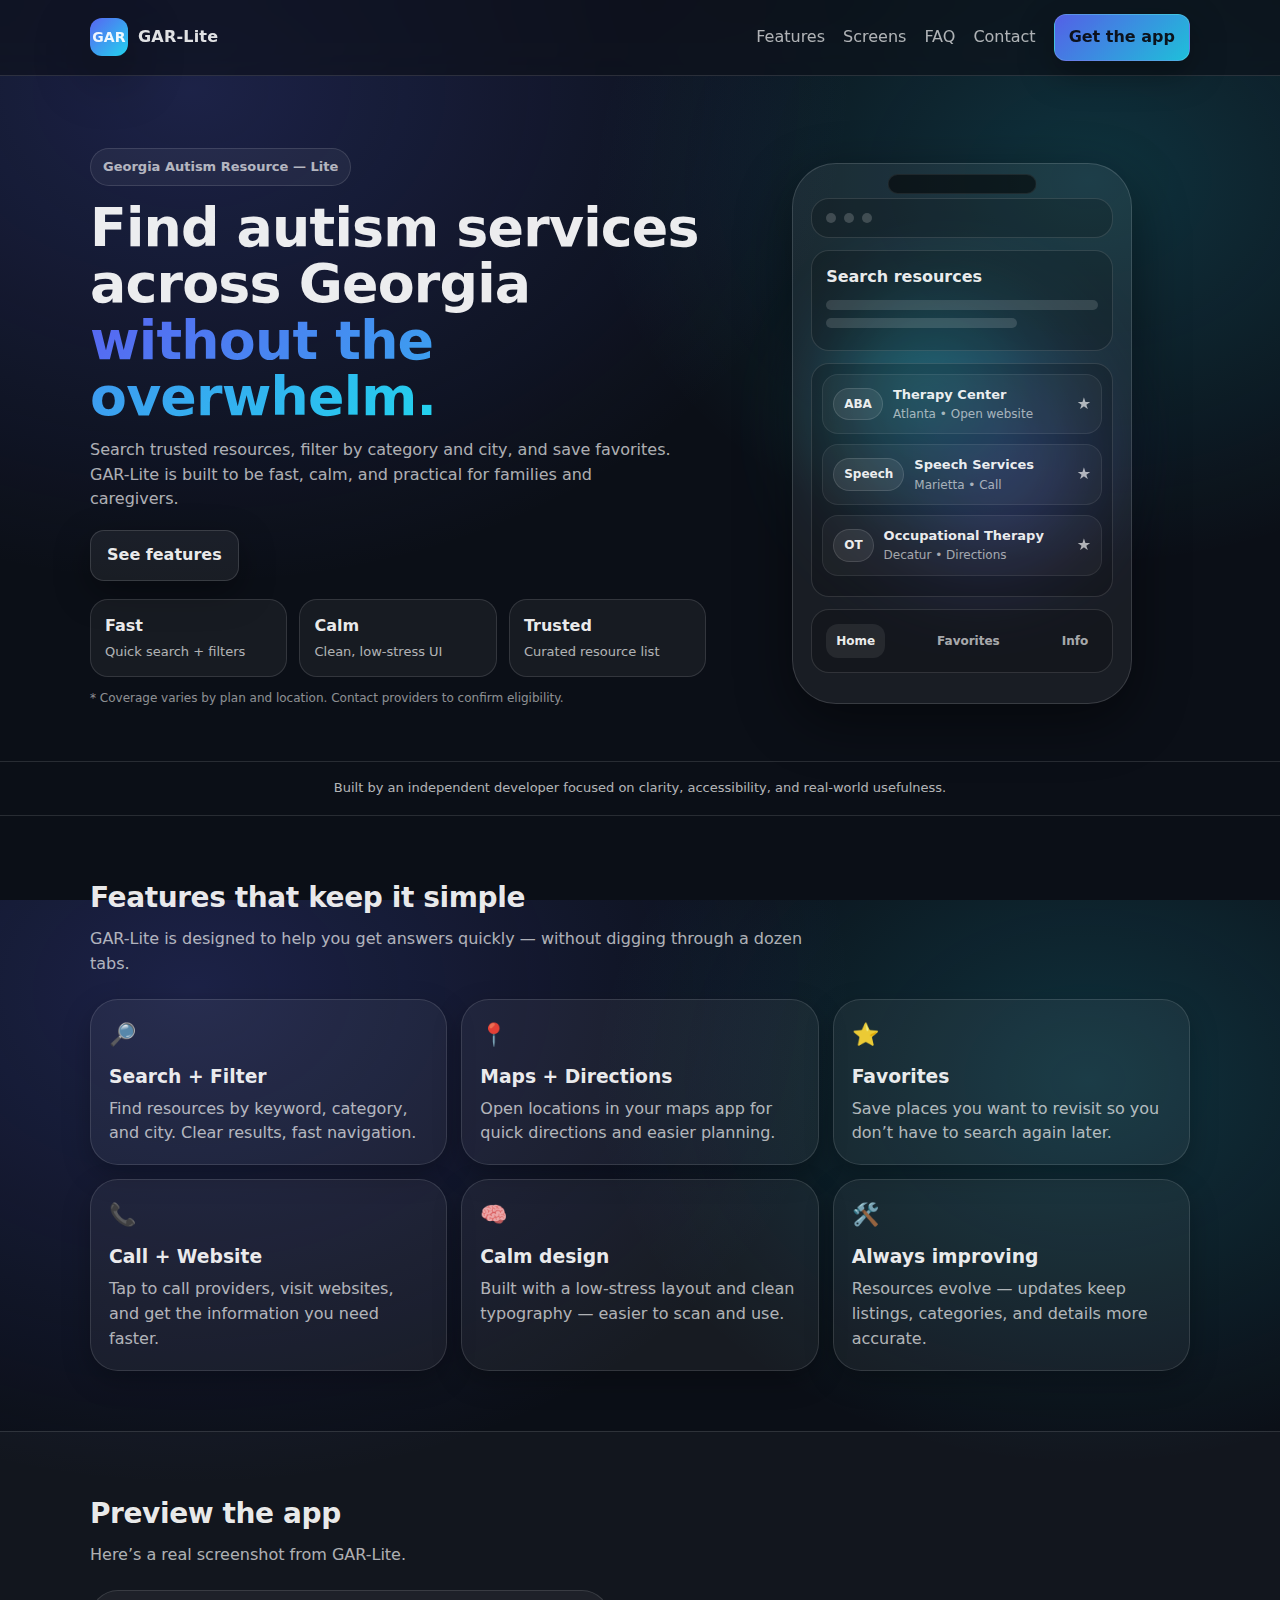
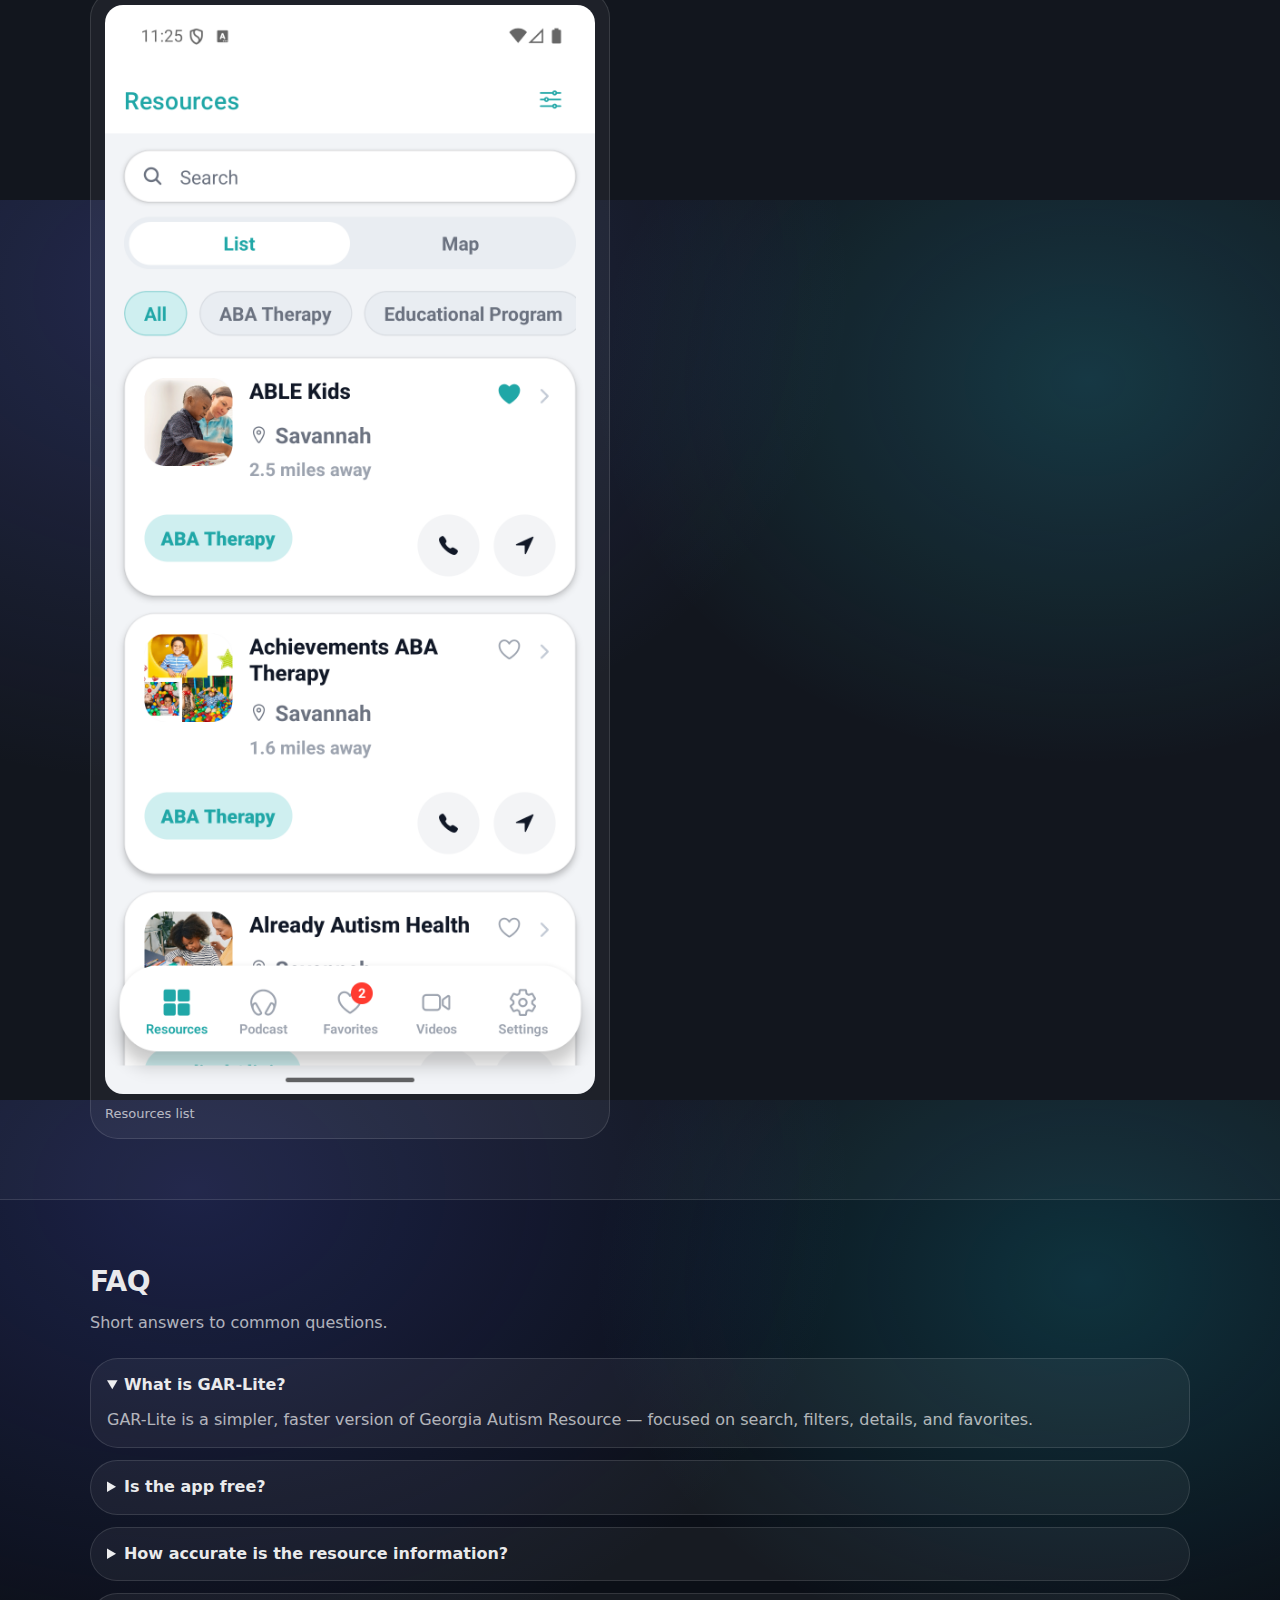
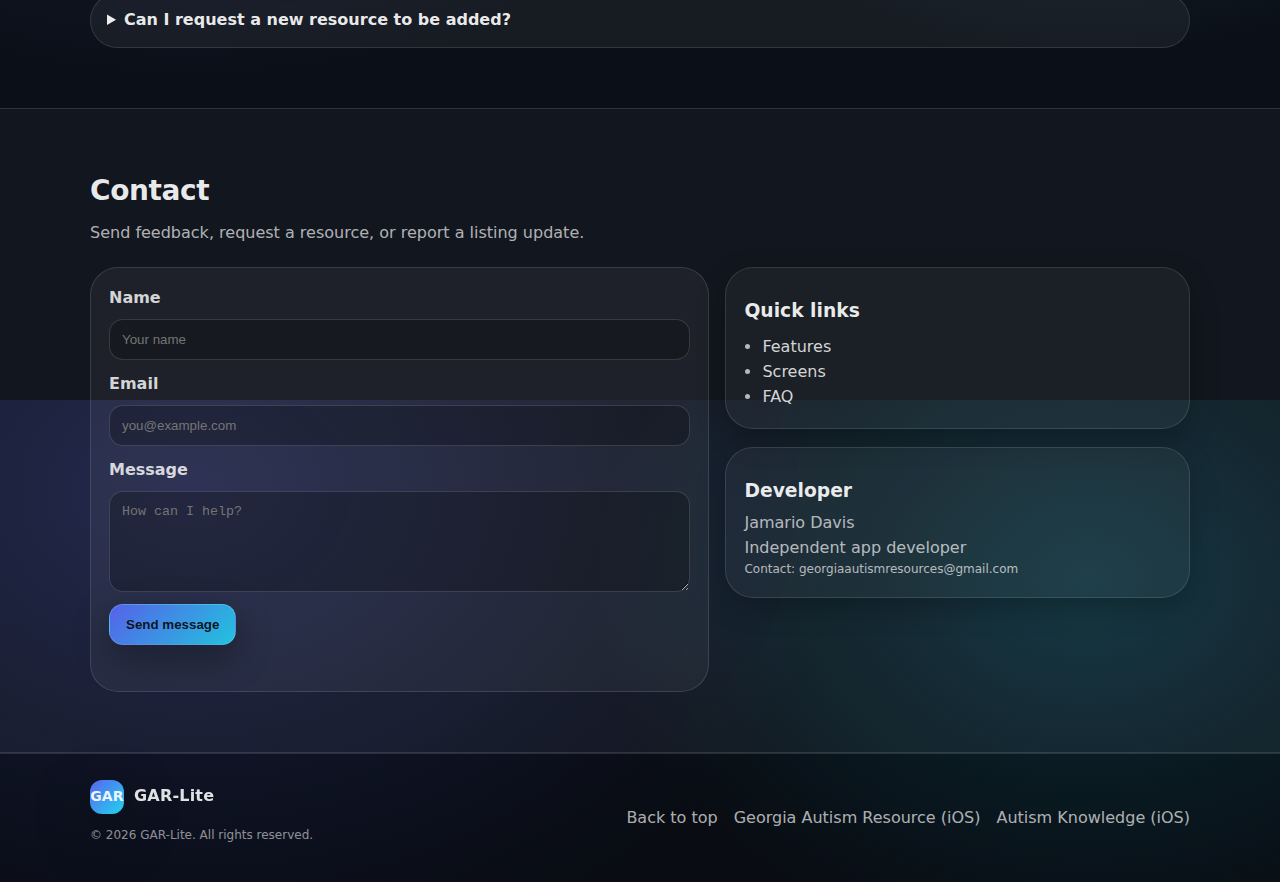
<file: index.html>
<!doctype html>
<html lang="en">
	<head>
		<meta charset="UTF-8" />
		<meta name="viewport" content="width=device-width, initial-scale=1" />
		<title>GAR-Lite — Georgia Autism Resources</title>
		<meta
			name="description"
			content="GAR-Lite helps families find autism services across Georgia faster — search, filter, and save trusted resources in one simple app."
		/>

		<meta property="og:title" content="GAR-Lite — Georgia Autism Resources" />
		<meta
			property="og:description"
			content="Search, filter, and save autism resources across Georgia."
		/>
		<meta property="og:type" content="website" />

		<link rel="icon" href="assets/favicon.ico?v=2" sizes="any" />
		<link
			rel="icon"
			type="image/png"
			href="assets/favicon-32x32.png?v=2"
			sizes="32x32"
		/>
		<link
			rel="icon"
			type="image/png"
			href="assets/favicon-16x16.png?v=2"
			sizes="16x16"
		/>
		<link rel="apple-touch-icon" href="assets/apple-touch-icon.png" />

		<link rel="stylesheet" href="styles.css" />
	</head>

	<body>
		<!-- Top Nav -->
		<header class="nav">
			<div class="container nav__inner">
				<a class="brand" href="#top" aria-label="GAR-Lite Home">
					<span class="brand__mark" aria-hidden="true">GAR</span>
					<span class="brand__text">GAR-Lite</span>
				</a>

				<nav class="nav__links" id="navLinks">
					<a href="#features">Features</a>
					<a href="#screens">Screens</a>
					<a href="#faq">FAQ</a>
					<a href="#contact">Contact</a>
					<a class="btn btn--small" href="#download">Get the app</a>
				</nav>

				<button
					class="nav__burger"
					id="burger"
					aria-label="Open menu"
					aria-expanded="false"
				>
					<span></span><span></span><span></span>
				</button>
			</div>
		</header>

		<!-- Hero -->
		<main id="top">
			<section class="hero">
				<div class="container hero__grid">
					<div class="hero__copy">
						<p class="pill">Georgia Autism Resource — Lite</p>
						<h1>
							Find autism services across Georgia
							<span class="grad">without the overwhelm.</span>
						</h1>

						<p class="subhead">
							Search trusted resources, filter by category and city, and save
							favorites. GAR-Lite is built to be fast, calm, and practical for
							families and caregivers.
						</p>

						<div class="hero__cta" id="download">
							<a class="btn btn--ghost" href="#features">See features</a>
						</div>

						<div class="hero__meta">
							<div class="meta">
								<div class="meta__num">Fast</div>
								<div class="meta__label">Quick search + filters</div>
							</div>
							<div class="meta">
								<div class="meta__num">Calm</div>
								<div class="meta__label">Clean, low-stress UI</div>
							</div>
							<div class="meta">
								<div class="meta__num">Trusted</div>
								<div class="meta__label">Curated resource list</div>
							</div>
						</div>

						<p class="fineprint">
							* Coverage varies by plan and location. Contact providers to
							confirm eligibility.
						</p>
					</div>

					<div class="hero__visual">
						<div class="phone phone--one">
							<div class="phone__notch" aria-hidden="true"></div>
							<div class="phone__screen">
								<div class="mock mock--header">
									<div class="dot"></div>
									<div class="dot"></div>
									<div class="dot"></div>
								</div>

								<div class="mock mock--card">
									<div class="mock__title">Search resources</div>
									<div class="mock__line"></div>
									<div class="mock__line short"></div>
								</div>

								<div class="mock mock--list">
									<div class="row">
										<div class="badge">ABA</div>
										<div class="row__text">
											<div class="row__name">Therapy Center</div>
											<div class="row__sub">Atlanta • Open website</div>
										</div>
										<div class="star" aria-hidden="true">★</div>
									</div>
									<div class="row">
										<div class="badge">Speech</div>
										<div class="row__text">
											<div class="row__name">Speech Services</div>
											<div class="row__sub">Marietta • Call</div>
										</div>
										<div class="star" aria-hidden="true">★</div>
									</div>
									<div class="row">
										<div class="badge">OT</div>
										<div class="row__text">
											<div class="row__name">Occupational Therapy</div>
											<div class="row__sub">Decatur • Directions</div>
										</div>
										<div class="star" aria-hidden="true">★</div>
									</div>
								</div>

								<div class="mock mock--footer">
									<span class="tab tab--active">Home</span>
									<span class="tab">Favorites</span>
									<span class="tab">Info</span>
								</div>
							</div>
						</div>

						<div class="glow" aria-hidden="true"></div>
					</div>
				</div>
			</section>

			<section class="strip">
				<div class="container strip__inner">
					<p class="strip__text">
						Built by an independent developer focused on clarity, accessibility,
						and real-world usefulness.
					</p>
				</div>
			</section>

			<section class="section" id="features">
				<div class="container">
					<div class="section__head">
						<h2>Features that keep it simple</h2>
						<p>
							GAR-Lite is designed to help you get answers quickly — without
							digging through a dozen tabs.
						</p>
					</div>

					<div class="grid3">
						<article class="card">
							<div class="icon">🔎</div>
							<h3>Search + Filter</h3>
							<p>
								Find resources by keyword, category, and city. Clear results,
								fast navigation.
							</p>
						</article>

						<article class="card">
							<div class="icon">📍</div>
							<h3>Maps + Directions</h3>
							<p>
								Open locations in your maps app for quick directions and easier
								planning.
							</p>
						</article>

						<article class="card">
							<div class="icon">⭐</div>
							<h3>Favorites</h3>
							<p>
								Save places you want to revisit so you don’t have to search
								again later.
							</p>
						</article>

						<article class="card">
							<div class="icon">📞</div>
							<h3>Call + Website</h3>
							<p>
								Tap to call providers, visit websites, and get the information
								you need faster.
							</p>
						</article>

						<article class="card">
							<div class="icon">🧠</div>
							<h3>Calm design</h3>
							<p>
								Built with a low-stress layout and clean typography — easier to
								scan and use.
							</p>
						</article>

						<article class="card">
							<div class="icon">🛠️</div>
							<h3>Always improving</h3>
							<p>
								Resources evolve — updates keep listings, categories, and
								details more accurate.
							</p>
						</article>
					</div>
				</div>
			</section>

			<section class="section section--alt" id="screens">
				<div class="container">
					<div class="section__head">
						<h2>Preview the app</h2>
						<p>Here’s a real screenshot from GAR-Lite.</p>
					</div>

					<div class="shots shots--single">
						<figure class="shot">
							<img src="assets/img1.png" alt="GAR-Lite Resources screen" />
							<figcaption>Resources list</figcaption>
						</figure>
					</div>
				</div>
			</section>

			<section class="section" id="faq">
				<div class="container">
					<div class="section__head">
						<h2>FAQ</h2>
						<p>Short answers to common questions.</p>
					</div>

					<div class="faq">
						<details class="faq__item" open>
							<summary>What is GAR-Lite?</summary>
							<p>
								GAR-Lite is a simpler, faster version of Georgia Autism Resource
								— focused on search, filters, details, and favorites.
							</p>
						</details>

						<details class="faq__item">
							<summary>Is the app free?</summary>
							<p>Yes.</p>
						</details>

						<details class="faq__item">
							<summary>How accurate is the resource information?</summary>
							<p>
								Listings are curated and updated over time, but providers can
								change. Always confirm hours, availability, and coverage
								directly with the provider.
							</p>
						</details>

						<details class="faq__item">
							<summary>Can I request a new resource to be added?</summary>
							<p>Yes — use the contact form below.</p>
						</details>
					</div>
				</div>
			</section>

			<section class="section section--alt" id="contact">
				<div class="container">
					<div class="section__head">
						<h2>Contact</h2>
						<p>
							Send feedback, request a resource, or report a listing update.
						</p>
					</div>

					<div class="contact">
						<form class="form" id="contactForm">
							<label>
								Name
								<input
									type="text"
									name="name"
									placeholder="Your name"
									required
								/>
							</label>

							<label>
								Email
								<input
									type="email"
									name="email"
									placeholder="you@example.com"
									required
								/>
							</label>

							<label>
								Message
								<textarea
									name="message"
									rows="5"
									placeholder="How can I help?"
									required
								></textarea>
							</label>

							<button class="btn" type="submit">Send message</button>
							<p class="form__note" id="formNote" aria-live="polite"></p>
						</form>

						<aside class="contact__side">
							<div class="card card--soft">
								<h3>Quick links</h3>
								<ul class="list">
									<li><a href="#features">Features</a></li>
									<li><a href="#screens">Screens</a></li>
									<li><a href="#faq">FAQ</a></li>
								</ul>
							</div>

							<div class="card card--soft">
								<h3>Developer</h3>
								<p>
									Jamario Davis<br />
									Independent app developer
								</p>
								<p class="fineprint">
									Contact: georgiaautismresources@gmail.com
								</p>
							</div>
						</aside>
					</div>
				</div>
			</section>

			<footer class="footer">
				<div class="container footer__inner">
					<div>
						<div class="brand brand--footer">
							<span class="brand__mark" aria-hidden="true">GAR</span>
							<span class="brand__text">GAR-Lite</span>
						</div>
						<p class="fineprint">
							© <span id="year"></span> GAR-Lite. All rights reserved.
						</p>
					</div>

					<div class="footer__links">
						<a href="#top">Back to top</a>
						<a
							href="https://apps.apple.com/us/app/georgiaautismresource/id6520382558"
							target="_blank"
							rel="noopener noreferrer"
						>
							Georgia Autism Resource (iOS)
						</a>
						<a
							href="https://apps.apple.com/us/app/autism-knowledge/id1412921028"
							target="_blank"
							rel="noopener noreferrer"
						>
							Autism Knowledge (iOS)
						</a>
					</div>
				</div>
			</footer>
		</main>

		<script src="script.js"></script>
	</body>
</html>
</file>
<file: styles.css>
:root {
	--bg: #0b0f17;
	--panel: rgba(255, 255, 255, 0.06);
	--panel2: rgba(255, 255, 255, 0.08);
	--text: rgba(255, 255, 255, 0.92);
	--muted: rgba(255, 255, 255, 0.68);
	--line: rgba(255, 255, 255, 0.12);
	--shadow: 0 18px 55px rgba(0, 0, 0, 0.45);
	--radius: 18px;
	--radius-lg: 28px;
	--max: 1100px;
}

* {
	box-sizing: border-box;
}
html,
body {
	height: 100%;
}
body {
	margin: 0;
	font-family:
		ui-sans-serif,
		system-ui,
		-apple-system,
		Segoe UI,
		Roboto,
		Helvetica,
		Arial;
	background:
		radial-gradient(
			1200px 900px at 15% 10%,
			rgba(88, 101, 242, 0.22),
			transparent 55%
		),
		radial-gradient(
			900px 700px at 85% 20%,
			rgba(34, 211, 238, 0.18),
			transparent 55%
		),
		var(--bg);
	color: var(--text);
	line-height: 1.55;
}

a {
	color: inherit;
	text-decoration: none;
}
img {
	max-width: 100%;
	display: block;
	border-radius: 18px;
}
.container {
	width: min(var(--max), calc(100% - 40px));
	margin: 0 auto;
}

.nav {
	position: sticky;
	top: 0;
	z-index: 20;
	backdrop-filter: blur(14px);
	background: rgba(11, 15, 23, 0.6);
	border-bottom: 1px solid var(--line);
}

.nav__inner {
	display: flex;
	align-items: center;
	justify-content: space-between;
	padding: 14px 0;
	gap: 16px;
}

.brand {
	display: inline-flex;
	align-items: center;
	gap: 10px;
	font-weight: 800;
	letter-spacing: 0.2px;
}

.brand__mark {
	display: grid;
	place-items: center;
	width: 38px;
	height: 38px;
	border-radius: 12px;
	background: linear-gradient(
		135deg,
		rgba(88, 101, 242, 1),
		rgba(34, 211, 238, 1)
	);
	box-shadow: var(--shadow);
	font-size: 14px;
}

.brand__text {
	font-size: 16px;
	opacity: 0.95;
}

.nav__links {
	display: flex;
	align-items: center;
	gap: 18px;
	color: var(--muted);
}

.nav__links a:hover {
	color: var(--text);
}

.nav__burger {
	display: none;
	width: 44px;
	height: 44px;
	border-radius: 14px;
	border: 1px solid var(--line);
	background: rgba(255, 255, 255, 0.05);
	cursor: pointer;
}
.nav__burger span {
	display: block;
	height: 2px;
	margin: 7px 10px;
	background: rgba(255, 255, 255, 0.8);
	border-radius: 2px;
}

.btn {
	display: inline-flex;
	align-items: center;
	justify-content: center;
	gap: 10px;
	padding: 12px 16px;
	border-radius: 14px;
	border: 1px solid rgba(255, 255, 255, 0.14);
	background: linear-gradient(
		135deg,
		rgba(88, 101, 242, 0.95),
		rgba(34, 211, 238, 0.9)
	);
	color: rgba(10, 12, 18, 0.95);
	font-weight: 800;
	box-shadow: 0 12px 35px rgba(0, 0, 0, 0.35);
	transition:
		transform 180ms ease,
		filter 180ms ease;
}
.btn:hover {
	transform: translateY(-1px);
	filter: brightness(1.05);
}
.btn:active {
	transform: translateY(0px);
}

.btn--ghost {
	background: rgba(255, 255, 255, 0.06);
	color: var(--text);
}

.btn--small {
	padding: 10px 14px;
	border-radius: 12px;
}

.hero {
	padding: 72px 0 42px;
}
.hero__grid {
	display: grid;
	grid-template-columns: 1.15fr 0.85fr;
	gap: 28px;
	align-items: center;
}

.pill {
	display: inline-flex;
	padding: 8px 12px;
	border-radius: 999px;
	border: 1px solid var(--line);
	background: rgba(255, 255, 255, 0.05);
	color: var(--muted);
	font-weight: 650;
	font-size: 13px;
	margin: 0 0 14px;
}

h1 {
	margin: 0 0 12px;
	font-size: clamp(34px, 4.2vw, 54px);
	line-height: 1.05;
	letter-spacing: -0.8px;
}
.grad {
	background: linear-gradient(
		135deg,
		rgba(88, 101, 242, 1),
		rgba(34, 211, 238, 1)
	);
	-webkit-background-clip: text;
	background-clip: text;
	color: transparent;
}

.subhead {
	margin: 0 0 18px;
	color: var(--muted);
	font-size: 16px;
	max-width: 58ch;
}

.hero__cta {
	display: flex;
	gap: 12px;
	flex-wrap: wrap;
	margin: 16px 0 16px;
}

.hero__meta {
	display: grid;
	grid-template-columns: repeat(3, minmax(0, 1fr));
	gap: 12px;
	margin-top: 18px;
}

.meta {
	padding: 14px;
	border-radius: var(--radius);
	border: 1px solid var(--line);
	background: rgba(255, 255, 255, 0.05);
}
.meta__num {
	font-weight: 900;
	font-size: 16px;
	margin-bottom: 3px;
}
.meta__label {
	color: var(--muted);
	font-size: 13px;
}

.fineprint {
	color: rgba(255, 255, 255, 0.55);
	font-size: 12px;
	margin-top: 12px;
}

.hero__visual {
	position: relative;
	display: grid;
	place-items: center;
}
.glow {
	position: absolute;
	width: 280px;
	height: 280px;
	border-radius: 999px;
	filter: blur(45px);
	opacity: 0.55;
	background:
		radial-gradient(
			circle at 30% 30%,
			rgba(34, 211, 238, 0.8),
			transparent 60%
		),
		radial-gradient(circle at 70% 70%, rgba(88, 101, 242, 0.8), transparent 60%);
	z-index: 0;
}

.phone {
	width: min(340px, 86vw);
	border-radius: 44px;
	border: 1px solid rgba(255, 255, 255, 0.14);
	background: rgba(255, 255, 255, 0.06);
	box-shadow: var(--shadow);
	position: relative;
	z-index: 1;
	overflow: hidden;
}
.phone__notch {
	position: absolute;
	left: 50%;
	transform: translateX(-50%);
	top: 10px;
	width: 44%;
	height: 20px;
	background: rgba(0, 0, 0, 0.55);
	border-radius: 999px;
	border: 1px solid rgba(255, 255, 255, 0.08);
}
.phone__screen {
	padding: 18px;
	padding-top: 34px;
}

.mock {
	border: 1px solid rgba(255, 255, 255, 0.12);
	background: rgba(0, 0, 0, 0.18);
	border-radius: 18px;
	padding: 14px;
	margin-bottom: 12px;
}
.mock--header {
	display: flex;
	gap: 8px;
	justify-content: flex-start;
}
.dot {
	width: 10px;
	height: 10px;
	border-radius: 999px;
	background: rgba(255, 255, 255, 0.18);
}
.mock__title {
	font-weight: 900;
	margin-bottom: 10px;
}
.mock__line {
	height: 10px;
	border-radius: 999px;
	background: rgba(255, 255, 255, 0.14);
	margin-bottom: 8px;
}
.mock__line.short {
	width: 70%;
}

.mock--list {
	padding: 10px;
}
.row {
	display: flex;
	align-items: center;
	gap: 10px;
	padding: 10px;
	border-radius: 16px;
	border: 1px solid rgba(255, 255, 255, 0.08);
	background: rgba(255, 255, 255, 0.04);
	margin-bottom: 10px;
}
.badge {
	font-weight: 900;
	font-size: 12px;
	padding: 6px 10px;
	border-radius: 999px;
	background: rgba(255, 255, 255, 0.08);
	border: 1px solid rgba(255, 255, 255, 0.12);
}
.row__text {
	flex: 1;
}
.row__name {
	font-weight: 850;
	font-size: 13px;
}
.row__sub {
	color: rgba(255, 255, 255, 0.6);
	font-size: 12px;
}
.star {
	opacity: 0.7;
	font-size: 16px;
}

.mock--footer {
	display: flex;
	justify-content: space-between;
	color: rgba(255, 255, 255, 0.65);
}
.tab {
	font-weight: 700;
	font-size: 12px;
	padding: 8px 10px;
	border-radius: 12px;
}
.tab--active {
	background: rgba(255, 255, 255, 0.08);
	color: var(--text);
}

.strip {
	padding: 16px 0;
	border-top: 1px solid var(--line);
	border-bottom: 1px solid var(--line);
}
.strip__inner {
	display: flex;
	align-items: center;
	justify-content: center;
}
.strip__text {
	margin: 0;
	color: rgba(255, 255, 255, 0.7);
	font-size: 13px;
	text-align: center;
}

.section {
	padding: 60px 0;
}
.section--alt {
	background: rgba(255, 255, 255, 0.03);
	border-top: 1px solid var(--line);
	border-bottom: 1px solid var(--line);
}
.section__head {
	margin-bottom: 22px;
}
.section__head h2 {
	margin: 0 0 8px;
	font-size: 28px;
	letter-spacing: -0.4px;
}
.section__head p {
	margin: 0;
	color: var(--muted);
	max-width: 70ch;
}

.grid3 {
	display: grid;
	grid-template-columns: repeat(3, minmax(0, 1fr));
	gap: 14px;
}

.card {
	border: 1px solid var(--line);
	background: rgba(255, 255, 255, 0.05);
	border-radius: var(--radius-lg);
	padding: 18px;
	box-shadow: 0 10px 28px rgba(0, 0, 0, 0.25);
}
.card h3 {
	margin: 10px 0 6px;
}
.card p {
	margin: 0;
	color: var(--muted);
}
.icon {
	font-size: 22px;
}

.shots {
	display: grid;
	grid-template-columns: repeat(3, minmax(0, 1fr));
	gap: 14px;
}
.shot {
	margin: 0;
	padding: 14px;
	border-radius: var(--radius-lg);
	border: 1px solid var(--line);
	background: rgba(255, 255, 255, 0.05);
}
.shot figcaption {
	margin-top: 10px;
	color: var(--muted);
	font-size: 13px;
}

.callout {
	margin-top: 18px;
	border-radius: var(--radius-lg);
	border: 1px solid var(--line);
	background: rgba(255, 255, 255, 0.06);
	padding: 18px;
	display: flex;
	align-items: center;
	justify-content: space-between;
	gap: 16px;
}

.faq {
	display: grid;
	gap: 12px;
}
.faq__item {
	border-radius: var(--radius-lg);
	border: 1px solid var(--line);
	background: rgba(255, 255, 255, 0.05);
	padding: 14px 16px;
}
.faq__item summary {
	cursor: pointer;
	font-weight: 850;
}
.faq__item p {
	margin: 10px 0 0;
	color: var(--muted);
}

.contact {
	display: grid;
	grid-template-columns: 1fr 0.75fr;
	gap: 16px;
	align-items: start;
}
.contact__side {
	display: grid;
	gap: 18px; /* space between Quick links + Developer cards */
}

.form {
	border-radius: var(--radius-lg);
	border: 1px solid var(--line);
	background: rgba(255, 255, 255, 0.05);
	padding: 18px;
}
label {
	display: grid;
	gap: 8px;
	margin-bottom: 12px;
	color: rgba(255, 255, 255, 0.82);
	font-weight: 650;
}
input,
textarea {
	border-radius: 14px;
	border: 1px solid rgba(255, 255, 255, 0.14);
	background: rgba(0, 0, 0, 0.24);
	color: var(--text);
	padding: 12px 12px;
	outline: none;
}
input:focus,
textarea:focus {
	border-color: rgba(34, 211, 238, 0.55);
}

.form__note {
	margin: 10px 0 0;
	color: rgba(255, 255, 255, 0.75);
	min-height: 18px;
}

.card--soft {
	background: rgba(255, 255, 255, 0.04);
}

.list {
	margin: 10px 0 0;
	padding-left: 18px;
	color: var(--muted);
}
.list a {
	color: rgba(255, 255, 255, 0.82);
}
.list a:hover {
	color: var(--text);
}

.footer {
	padding: 26px 0;
	border-top: 1px solid var(--line);
	background: rgba(0, 0, 0, 0.18);
}
.footer__inner {
	display: flex;
	align-items: center;
	justify-content: space-between;
	gap: 18px;
}
.footer__links {
	display: flex;
	gap: 16px;
	color: var(--muted);
}
.footer__links a:hover {
	color: var(--text);
}
.brand--footer .brand__mark {
	width: 34px;
	height: 34px;
	border-radius: 12px;
}

/* Responsive */
@media (max-width: 920px) {
	.hero__grid {
		grid-template-columns: 1fr;
	}
	.hero__visual {
		order: -1;
	}
	.grid3 {
		grid-template-columns: 1fr 1fr;
	}
	.shots {
		grid-template-columns: 1fr;
	}
	.contact {
		grid-template-columns: 1fr;
	}
}

@media (max-width: 720px) {
	.nav__burger {
		display: block;
	}
	.nav__links {
		position: absolute;
		left: 0;
		right: 0;
		top: 64px;
		margin: 0 auto;
		width: min(var(--max), calc(100% - 40px));
		display: none;
		flex-direction: column;
		gap: 12px;
		padding: 14px;
		border: 1px solid var(--line);
		border-radius: var(--radius-lg);
		background: rgba(11, 15, 23, 0.92);
		backdrop-filter: blur(14px);
	}
	.nav__links.is-open {
		display: flex;
	}
	.hero {
		padding-top: 48px;
	}
	.hero__meta {
		grid-template-columns: 1fr;
	}
	.grid3 {
		grid-template-columns: 1fr;
	}
	.footer__inner {
		flex-direction: column;
		align-items: flex-start;
	}
}
/* Screens: single image layout */
.shots--single {
	grid-template-columns: 1fr;
	max-width: 520px;
}
</file>
